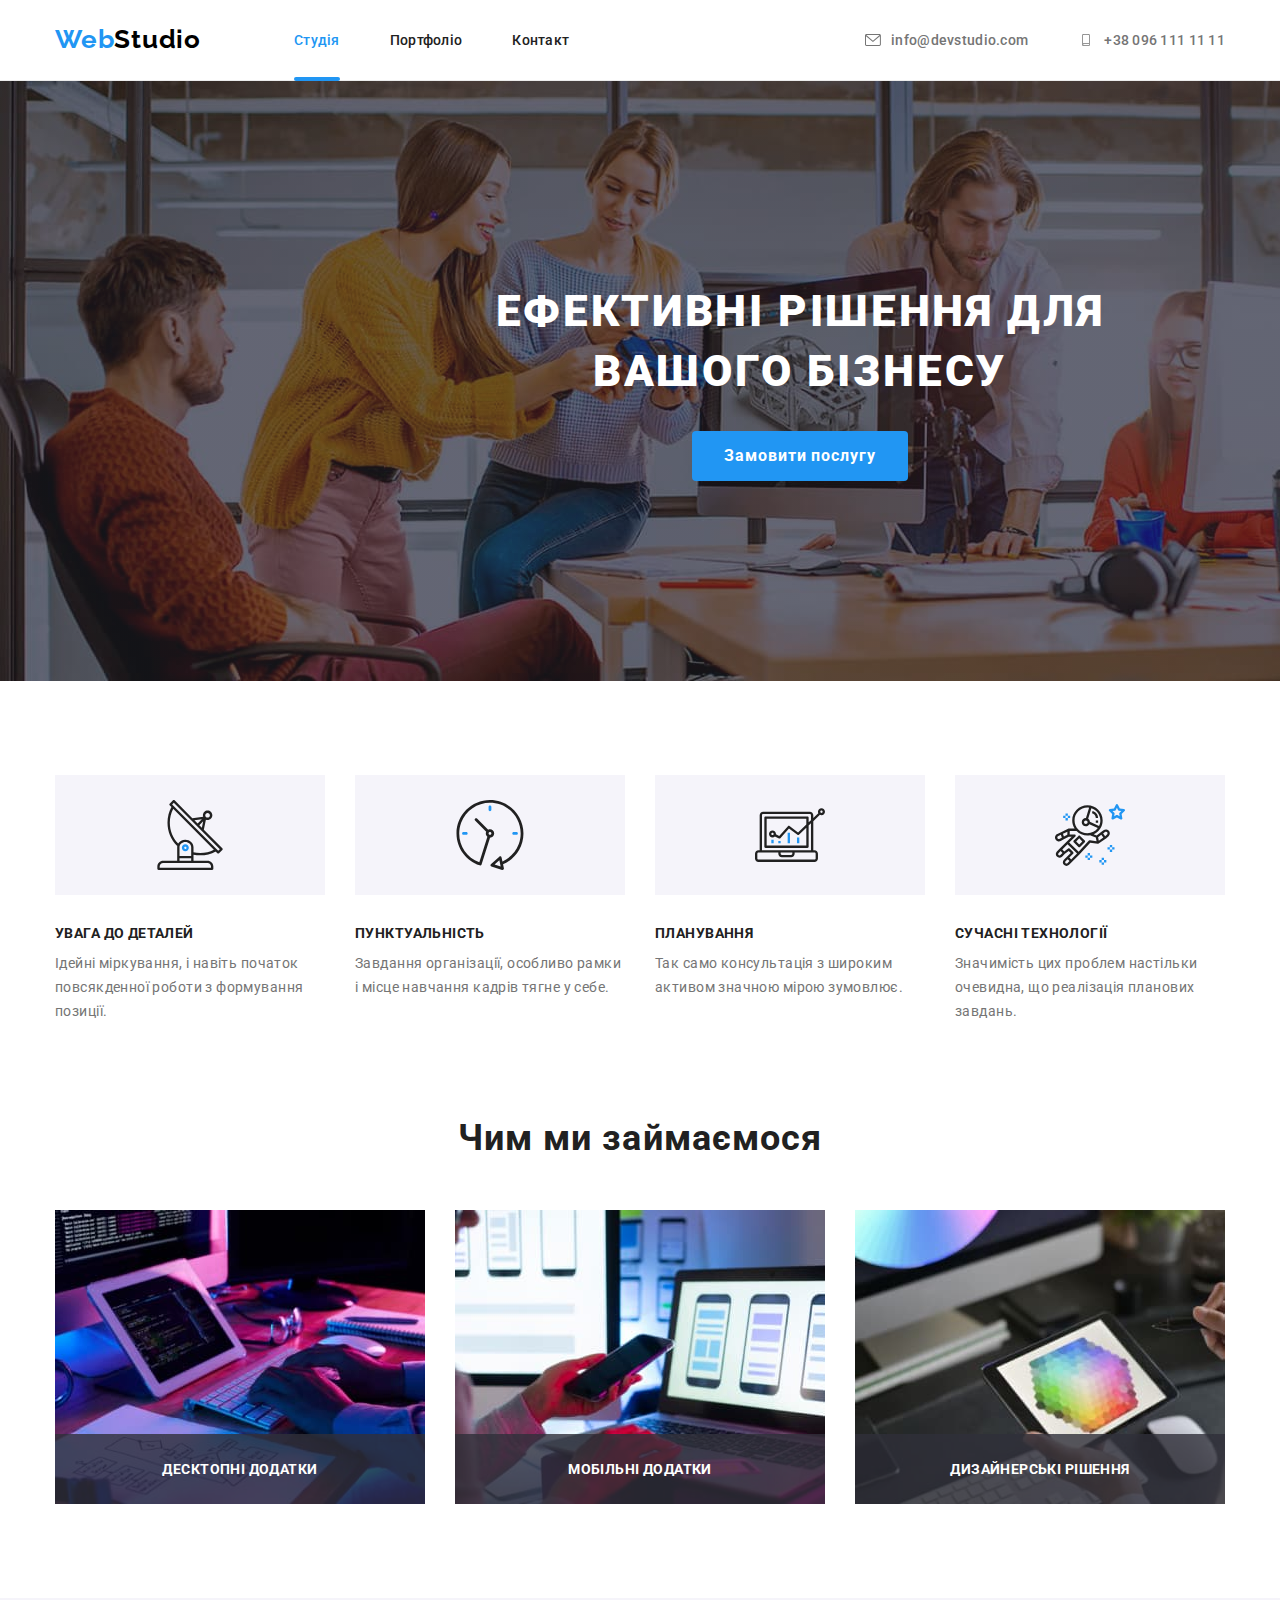
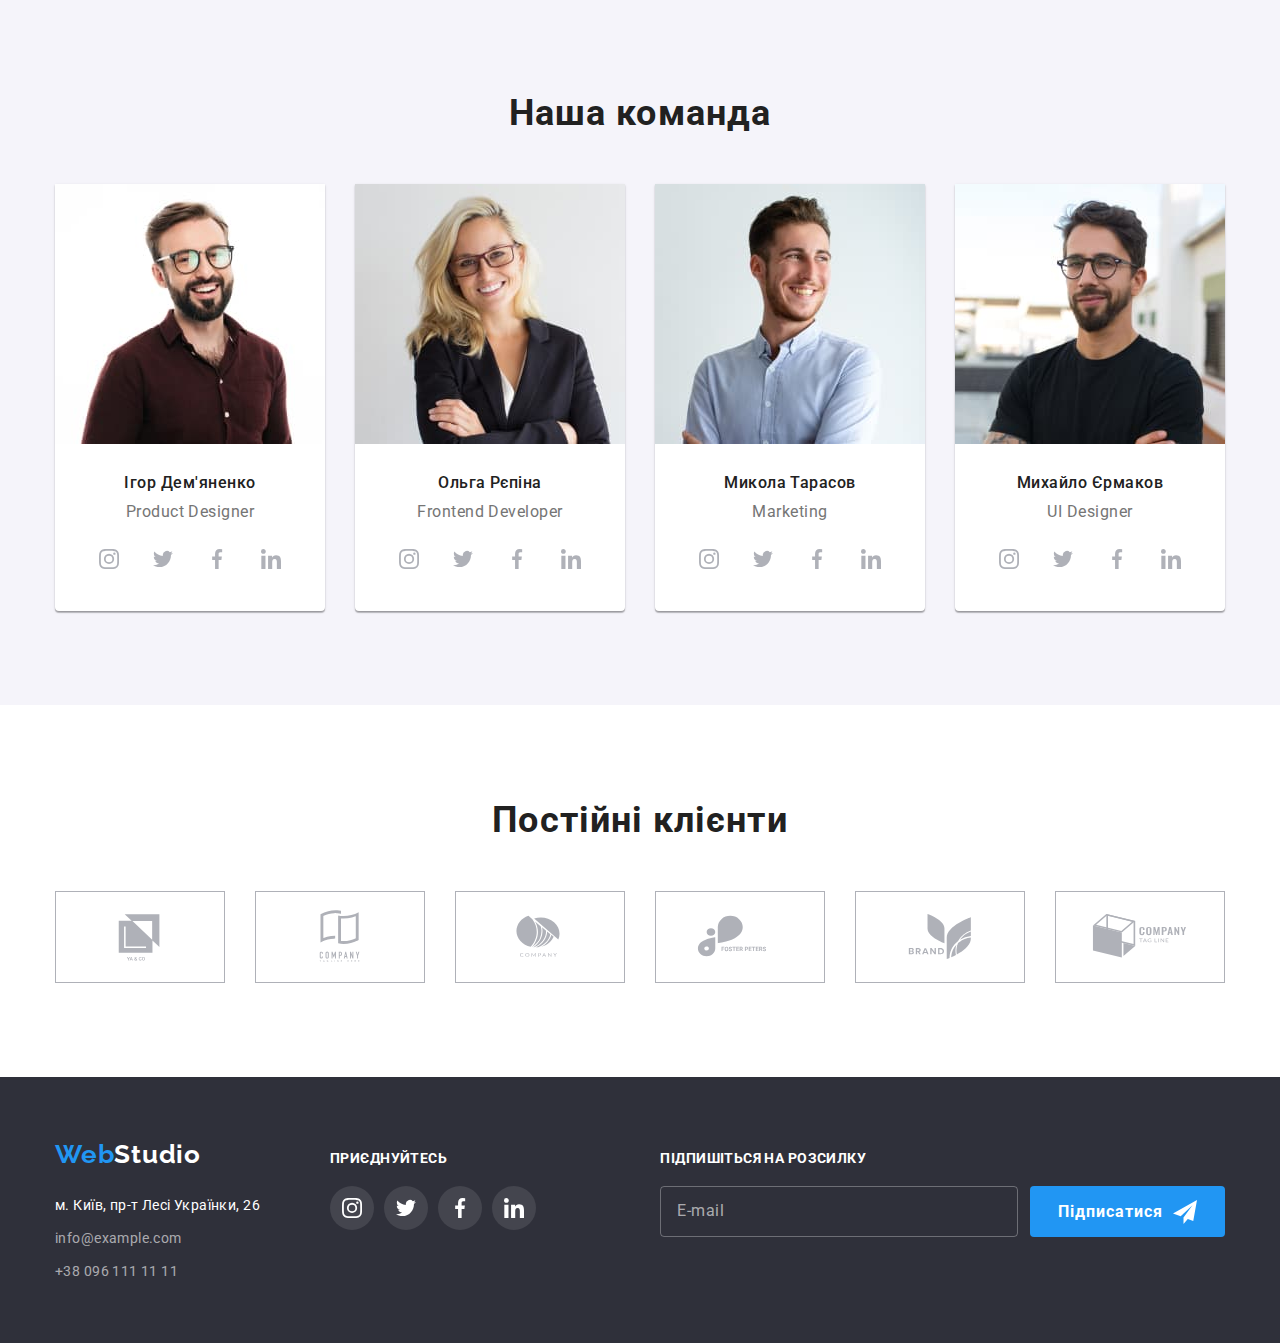
<file: index.html>
<!DOCTYPE html>
<html lang="ru">
  <head>
    <link rel="preconnect" href="https://fonts.googleapis.com" />
    <link rel="preconnect" href="https://fonts.gstatic.com" crossorigin />
    <link
      href="https://fonts.googleapis.com/css2?family=Raleway:wght@700&family=Roboto:wght@400;500;700;900&display=swap"
      rel="stylesheet"
    />
    <link
      rel="stylesheet"
      href="https://cdnjs.cloudflare.com/ajax/libs/modern-normalize/0.6.0/modern-normalize.min.css"
    />
    <meta charset="UTF-8" />
    <meta http-equiv="X-UA-Compatible" content="IE=edge" />
    <meta name="viewport" content="width=device-width, initial-scale=1.0" />
    <title>Document</title>
    <link rel="stylesheet" href="./css/main.min.css" />
  </head>

  <body>
    <header class="header">
      <div class="container container--flex">
        <a class="logo" href="./index.html" lang="en"
          >Web<span class="logo__accent">Studio</span></a
        >

        <ul class="link-list">
          <li class="link-list__name">
            <a class="link-list__item link-list__item--current" href="./index.html">Студія</a>
          </li>
          <li class="link-list__name">
            <a class="link-list__item" href="./portfolio.html">Портфоліо</a>
          </li>
          <li class="link-list__name"><a class="link-list__item" href="./">Контакт</a></li>
        </ul>

        <ul class="contact-list">
          <li class="contact-list__name">
            <a class="contact-list__item" href="mailto:info@devstudio.com"
              ><svg class="contact-list__icon" width="16" height="12">
                <use href="./images/icons.svg#icon-envelope"></use></svg
              >info@devstudio.com</a
            >
          </li>
          <li class="contact-list__name">
            <a class="contact-list__item" href="tel:+380961111111"
              ><svg class="contact-list__icon" width="16" height="12">
                <use href="./images/icons.svg#icon-smartphone"></use></svg
              >+38 096 111 11 11</a
            >
          </li>
        </ul>
      </div>
    </header>

    <main>
      <section class="section hero">
        <div class="container">
          <h1 class="hero__title">
            Ефективні рішення для <br />
            вашого бізнесу
          </h1>
          <button type="button" class="button hero__btn" data-modal-open>Замовити послугу</button>
        </div>
      </section>

      <section class="benefit section">
        <div class="container">
          <h2 class="benefit__title hidden">Переваги</h2>
          <ul class="benefit__list">
            <li class="benefit__item">
              <div class="benefit__wrap">
                <svg class="benefit__icon" width="70" height="70">
                  <use href="./images/icons.svg#icon-antenna"></use>
                </svg>
              </div>
              <h3 class="benefit__title">Увага до деталей</h3>
              <p class="benefit__text">
                Ідейні міркування, і навіть початок повсякденної роботи з формування позиції.
              </p>
            </li>

            <li class="benefit__item">
              <div class="benefit__wrap">
                <svg class="benefit__icon" width="70" height="70">
                  <use href="./images/icons.svg#icon-clock"></use>
                </svg>
              </div>
              <h3 class="benefit__title">Пунктуальність</h3>
              <p class="benefit__text">
                Завдання організації, особливо рамки і місце навчання кадрів тягне у себе.
              </p>
            </li>

            <li class="benefit__item">
              <div class="benefit__wrap">
                <svg class="benefit__icon" width="70" height="70">
                  <use href="./images/icons.svg#icon-diagram"></use>
                </svg>
              </div>
              <h3 class="benefit__title">Планування</h3>
              <p class="benefit__text">
                Так само консультація з широким активом значною мірою зумовлює.
              </p>
            </li>

            <li class="benefit__item">
              <div class="benefit__wrap">
                <svg class="benefit__icon" width="70" height="70">
                  <use href="./images/icons.svg#icon-astronaut"></use>
                </svg>
              </div>
              <h3 class="benefit__title">Сучасні технології</h3>
              <p class="benefit__text">
                Значимість цих проблем настільки очевидна, що реалізація планових завдань.
              </p>
            </li>
          </ul>
        </div>
      </section>

      <section class="section activities">
        <div class="container">
          <h2 class="activities__title">Чим ми займаємося</h2>
          <ul class="activities__list">
            <li class="activities__item">
              <div class="activities__thumb">
                <img src="./images/box1.jpg" alt="займаємся1" width="370" />
                <p class="activities__text">Десктопні додатки</p>
              </div>
            </li>

            <li class="activities__item">
              <div class="activities__thumb">
                <img src="./images/box2.jpg" alt="займаємся2" width="370" />
                <p class="activities__text">Мобільні додатки</p>
              </div>
            </li>

            <li class="activities__item">
              <div class="activities__thumb">
                <img src="./images/box3.jpg" alt="займаємся3" width="370" />
                <p class="activities__text">Дизайнерські рішення</p>
              </div>
            </li>
          </ul>
        </div>
      </section>

      <section class="section teem">
        <div class="container">
          <h2 class="teem__title">Наша команда</h2>
          <ul class="teem__list">
            <li class="teem__card">
              <img src="./images/teem/igor.jpg" alt="Игорь" width="270" />
              <div class="teem__wrap">
                <h3 class="teem__member">Ігор Дем'яненко</h3>
                <p lang="en" class="teem__position">Product Designer</p>
                <ul class="network__list">
                  <li class="network__item">
                    <a href="" class="network__link"
                      ><svg class="network__icon" width="20" height="20">
                        <use href="./images/icons.svg#icon-instagram"></use></svg
                    ></a>
                  </li>
                  <li class="network__item">
                    <a href="" class="network__link">
                      <svg class="network__icon" width="20" height="20">
                        <use href="./images/icons.svg#icon-twitter"></use></svg
                    ></a>
                  </li>
                  <li class="network__item">
                    <a href="" class="network__link"
                      ><svg class="network__icon" width="20" height="20">
                        <use href="./images/icons.svg#icon-facebook"></use></svg
                    ></a>
                  </li>
                  <li class="network__item">
                    <a href="" class="network__link"
                      ><svg class="network__icon" width="20" height="20">
                        <use href="./images/icons.svg#icon-linkedin"></use></svg
                    ></a>
                  </li>
                </ul>
              </div>
            </li>
            <li class="teem__card">
              <img src="./images/teem/olga.jpg" alt="Ольга" width="270" />
              <div class="teem__wrap">
                <h3 class="teem__member">Ольга Рєпіна</h3>
                <p lang="en" class="teem__position">Frontend Developer</p>

                <ul class="network__list">
                  <li class="network__item">
                    <a href="" class="network__link"
                      ><svg class="network__icon" width="20" height="20">
                        <use href="./images/icons.svg#icon-instagram"></use></svg
                    ></a>
                  </li>
                  <li class="network__item">
                    <a href="" class="network__link">
                      <svg class="network__icon" width="20" height="20">
                        <use href="./images/icons.svg#icon-twitter"></use></svg
                    ></a>
                  </li>
                  <li class="network__item">
                    <a href="" class="network__link"
                      ><svg class="network__icon" width="20" height="20">
                        <use href="./images/icons.svg#icon-facebook"></use></svg
                    ></a>
                  </li>
                  <li class="network__item">
                    <a href="" class="network__link"
                      ><svg class="network__icon" width="20" height="20">
                        <use href="./images/icons.svg#icon-linkedin"></use></svg
                    ></a>
                  </li>
                </ul>
              </div>
            </li>
            <li class="teem__card">
              <img src="./images/teem/nickolai.jpg" alt="Николай" width="270" />
              <div class="teem__wrap">
                <h3 class="teem__member">Микола Тарасов</h3>
                <p lang="en" class="teem__position">Marketing</p>

                <ul class="network__list">
                  <li class="network__item">
                    <a href="" class="network__link"
                      ><svg class="network__icon" width="20" height="20">
                        <use href="./images/icons.svg#icon-instagram"></use></svg
                    ></a>
                  </li>
                  <li class="network__item">
                    <a href="" class="network__link">
                      <svg class="network__icon" width="20" height="20">
                        <use href="./images/icons.svg#icon-twitter"></use></svg
                    ></a>
                  </li>
                  <li class="network__item">
                    <a href="" class="network__link"
                      ><svg class="network__icon" width="20" height="20">
                        <use href="./images/icons.svg#icon-facebook"></use></svg
                    ></a>
                  </li>
                  <li class="network__item">
                    <a href="" class="network__link"
                      ><svg class="network__icon" width="20" height="20">
                        <use href="./images/icons.svg#icon-linkedin"></use></svg
                    ></a>
                  </li>
                </ul>
              </div>
            </li>
            <li class="teem__card">
              <img src="./images/teem/mikhail.jpg" alt="Михаил" width="270" />
              <div class="teem__wrap">
                <h3 class="teem__member">Михайло Єрмаков</h3>
                <p lang="en" class="teem__position">UI Designer</p>
                <ul class="network__list">
                  <li class="network__item">
                    <a href="" class="network__link"
                      ><svg class="network__icon" width="20" height="20">
                        <use href="./images/icons.svg#icon-instagram"></use></svg
                    ></a>
                  </li>
                  <li class="network__item">
                    <a href="" class="network__link">
                      <svg class="network__icon" width="20" height="20">
                        <use href="./images/icons.svg#icon-twitter"></use></svg
                    ></a>
                  </li>
                  <li class="network__item">
                    <a href="" class="network__link"
                      ><svg class="network__icon" width="20" height="20">
                        <use href="./images/icons.svg#icon-facebook"></use></svg
                    ></a>
                  </li>
                  <li class="network__item">
                    <a href="" class="network__link"
                      ><svg class="network__icon" width="20" height="20">
                        <use href="./images/icons.svg#icon-linkedin"></use></svg
                    ></a>
                  </li>
                </ul>
              </div>
            </li>
          </ul>
        </div>
      </section>

      <section class="section clients">
        <div class="container">
          <h2 class="clients__title">Постійні клієнти</h2>
          <ul class="clients__list">
            <li class="clients__item">
              <a href="" class="clients__link"
                ><svg class="clients__icon" width="106" height="60">
                  <use href="./images/icons.svg#icon-Logo1"></use></svg
              ></a>
            </li>
            <li class="clients__item">
              <a href="" class="clients__link"
                ><svg class="clients__icon" width="106" height="60">
                  <use href="./images/icons.svg#icon-Logo2"></use></svg
              ></a>
            </li>
            <li class="clients__item">
              <a href="" class="clients__link"
                ><svg class="clients__icon" width="106" height="60">
                  <use href="./images/icons.svg#icon-Logo3"></use></svg
              ></a>
            </li>
            <li class="clients__item">
              <a href="" class="clients__link"
                ><svg class="clients__icon" width="106" height="60">
                  <use href="./images/icons.svg#icon-Logo4"></use></svg
              ></a>
            </li>
            <li class="clients__item">
              <a href="" class="clients__link"
                ><svg class="clients__icon" width="106" height="60">
                  <use href="./images/icons.svg#icon-Logo5"></use></svg
              ></a>
            </li>
            <li class="clients__item">
              <a href="" class="clients__link"
                ><svg class="clients__icon" width="106" height="60">
                  <use href="./images/icons.svg#icon-Logo6"></use></svg
              ></a>
            </li>
          </ul>
        </div>
      </section>
    </main>

    <footer class="footer">
      <div class="container container--flex footer--flex">
        <div class="footer-address">
          <a class="logo" href="./index.html" lang="en"
            >Web<span class="logo__accent--inverse">Studio</span>
          </a>
          <address class="address">
            <p class="address__text address__text--physical">м. Київ, пр-т Лесі Українки, 26</p>
            <ul class="address__list">
              <li class="address__item">
                <a class="address__text" href="mailto:info@devstudio.com">info@example.com</a>
              </li>
              <li class="address__item">
                <a class="address__text" href="tel:+380961111111">+38 096 111 11 11</a>
              </li>
            </ul>
          </address>
        </div>
        <div class="caller">
          <h3 class="caller__title">Приєднуйтесь</h3>
          <ul class="caller__list">
            <li class="caller__item">
              <a href="" class="caller__link"
                ><svg class="caller__icon" width="20" height="20">
                  <use href="./images/icons.svg#icon-instagram"></use></svg
              ></a>
            </li>
            <li class="caller__item">
              <a href="" class="caller__link"
                ><svg class="caller__icon" width="20" height="20">
                  <use href="./images/icons.svg#icon-twitter"></use></svg
              ></a>
            </li>
            <li class="caller__item">
              <a href="" class="caller__link"
                ><svg class="caller__icon" width="20" height="20">
                  <use href="./images/icons.svg#icon-facebook"></use></svg
              ></a>
            </li>
            <li class="caller__item">
              <a href="" class="caller__link"
                ><svg class="caller__icon" width="20" height="20">
                  <use href="./images/icons.svg#icon-linkedin"></use></svg
              ></a>
            </li>
          </ul>
        </div>

        <div class="subscription">
          <h3 class="subscription__title">Підпишіться на розсилку</h3>
          <form class="subscription__form">
            <div class="subscription__wrap">
              <input
                class="subcription__email"
                type="email"
                name="email"
                id="user_email"
                placeholder="E-mail"
              />
              <button type="submit" class="button subscription__btn">
                Підписатися
                <svg class="subscription__icon" width="24" height="24">
                  <use href="./images/icons.svg#icon-icon-send-airplane"></use>
                </svg>
              </button>
            </div>
          </form>
        </div>
      </div>
    </footer>

    <div class="backdrop is-hidden" data-modal>
      <div class="modal">
        <button type="button" class="close__btn" data-modal-close>
          <svg class="close__icon" width="11" height="11">
            <use href="./images/icons.svg#icon-Vector"></use>
          </svg>
        </button>

        <h3 class="modal__title">Залиште свої дані, ми вам передзвонимо</h3>

        <form class="form">
          <div class="form__wrap">
            <label for="user-name" class="form__label">Ім'я</label>
            <input type="text" class="form__input" name="name" id="user-name" />
            <svg class="form__icon" width="18" height="18">
              <use href="./images/icons.svg#icon-person-black-18dp-1"></use>
            </svg>
          </div>

          <div class="form__wrap">
            <label for="user-tel" class="form__label">Телефон</label>
            <input type="tel" class="form__input" name="tel" id="user-tel" />
            <svg class="form__icon" width="18" height="18">
              <use href="./images/icons.svg#icon-phone-black-18dp-1"></use>
            </svg>
          </div>

          <div class="form__wrap">
            <label for="user-mail" class="form__label">Пошта</label>
            <input type="email" class="form__input" name="mail" id="user-mail" />
            <svg class="form__icon" width="18" height="18">
              <use href="./images/icons.svg#icon-email-black-18dp-1"></use>
            </svg>
          </div>

          <div class="form__wrap">
            <label for="user-comment" class="form__label">Коментар</label>
            <textarea
              class="form__comment"
              name="comment"
              id="user-comment"
              placeholder="Введіть текст"
            ></textarea>
          </div>

          <div class="check">
            <input
              type="checkbox"
              class="check__imput hidden"
              name="checkbox"
              id="checkbox"
              value="true"
            />

            <label for="checkbox" class="check__label"
              ><span class="check__span"
                ><svg class="check__icon" width="13" height="10">
                  <use href="./images/icons.svg#icon-check2"></use></svg></span
              >Погоджуюся з розсилкою та приймаю&nbsp;
              <a href="./" class="check__terms">Умови договору</a></label
            >
          </div>

          <button type="submit" class="button check__btn">Відправити</button>
        </form>
      </div>
    </div>

    <script src="./js/modal.js"></script>
  </body>
</html>
</file>
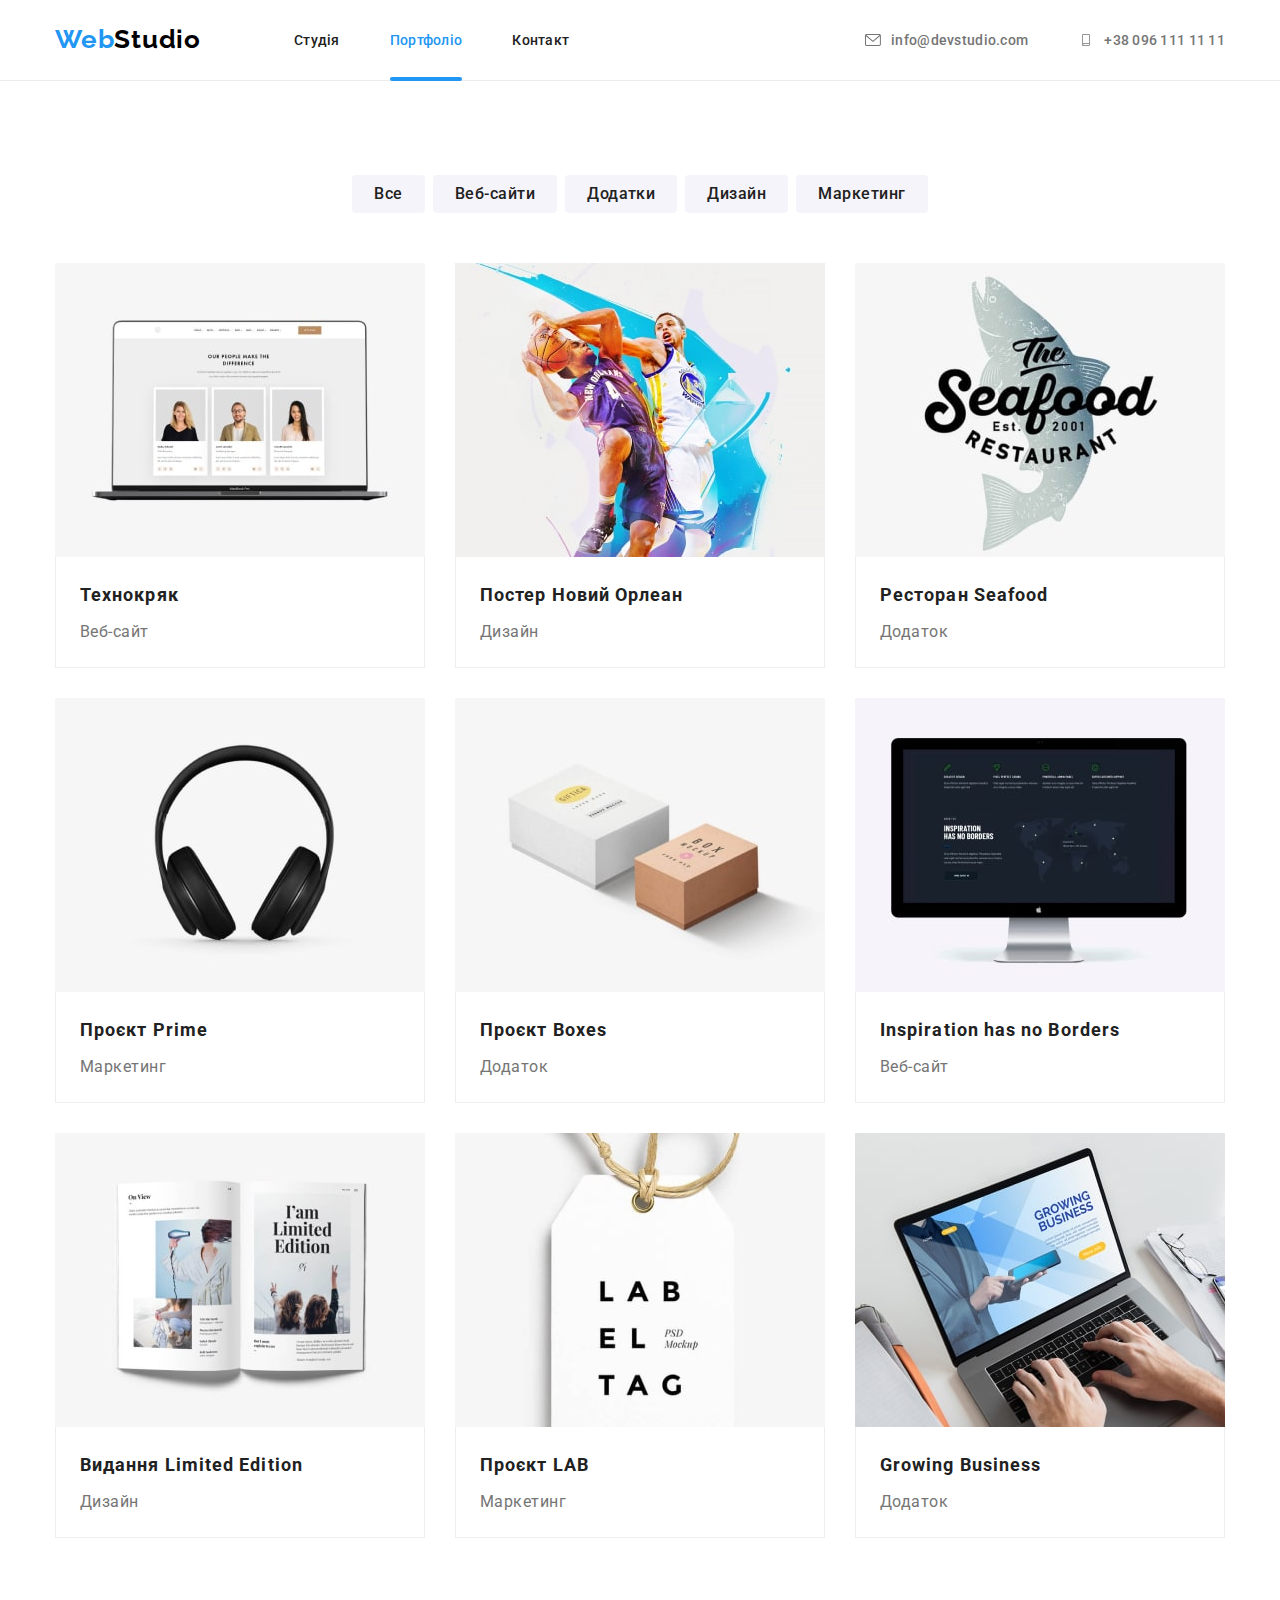
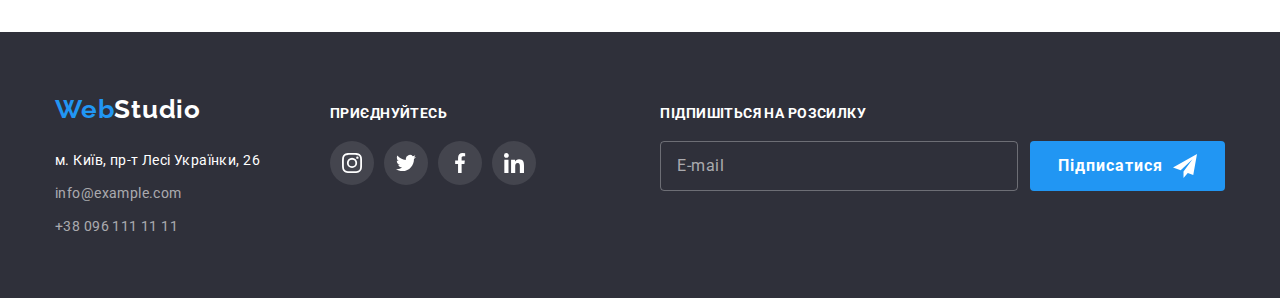
<file: portfolio.html>
<!DOCTYPE html>
<html lang="ru">
  <head>
    <link rel="preconnect" href="https://fonts.googleapis.com" />
    <link rel="preconnect" href="https://fonts.gstatic.com" crossorigin />
    <link
      href="https://fonts.googleapis.com/css2?family=Raleway:wght@700&family=Roboto:wght@400;500;700;900&display=swap"
      rel="stylesheet"
    />
    <link
      rel="stylesheet"
      href="https://cdnjs.cloudflare.com/ajax/libs/modern-normalize/0.6.0/modern-normalize.min.css"
    />
    <meta charset="UTF-8" />
    <meta http-equiv="X-UA-Compatible" content="IE=edge" />
    <meta name="viewport" content="width=device-width, initial-scale=1.0" />
    <title>Document</title>
    <link rel="stylesheet" href="./css/main.min.css" />
  </head>

  <body>
    <header class="header">
      <div class="container container--flex">
        <a class="logo" href="./index.html" lang="en"
          >Web<span class="logo__accent">Studio</span></a
        >

        <ul class="link-list">
          <li class="link-list__name">
            <a class="link-list__item" href="./index.html">Студія</a>
          </li>
          <li class="link-list__name">
            <a class="link-list__item link-list__item--current" href="./portfolio.html"
              >Портфоліо</a
            >
          </li>
          <li class="link-list__name"><a class="link-list__item" href="./">Контакт</a></li>
        </ul>

        <ul class="contact-list">
          <li class="contact-list__name">
            <a class="contact-list__item" href="mailto:info@devstudio.com"
              ><svg class="contact-list__icon" width="16" height="12">
                <use href="./images/icons.svg#icon-envelope"></use></svg
              >info@devstudio.com</a
            >
          </li>
          <li class="contact-list__name">
            <a class="contact-list__item" href="tel:+380961111111"
              ><svg class="contact-list__icon" width="16" height="12">
                <use href="./images/icons.svg#icon-smartphone"></use></svg
              >+38 096 111 11 11</a
            >
          </li>
        </ul>
      </div>
    </header>

    <main>
      <section class="section examples">
        <div class="container">
          <h1 class="filter__title hidden">Фільтр</h1>

          <ul class="filter">
            <li class="filter__item">
              <button type="button" class="button filter__btn">Все</button>
            </li>

            <li class="filter__item">
              <button type="button" class="button filter__btn">Веб-сайти</button>
            </li>

            <li class="filter__item">
              <button type="button" class="button filter__btn">Додатки</button>
            </li>

            <li class="filter__item">
              <button type="button" class="button filter__btn">Дизайн</button>
            </li>

            <li class="filter__item">
              <button type="button" class="button filter__btn">Маркетинг</button>
            </li>
          </ul>

          <h2 class="examples__title hidden">Приклади</h2>

          <ul class="examples__list">
            <li class="examples__demo">
              <a class="examples__link" href="/">
                <div class="examples__thumb">
                  <img src="./images/examples/technokriak.jpg" alt="Технокряк" width="370" />
                  <p class="examples__description">
                    Технокряк пропонує комплексні рішення з різним рівнем функціоналу та сервісів.
                    Все це дозволить відвідувачу отримати вичерпні відомості про компанію чи
                    приватну особу.
                  </p>
                </div>
                <div class="examples__wrap">
                  <h3 class="examples__name">Технокряк</h3>
                  <p class="examples__text">Веб-сайт</p>
                </div>
              </a>
            </li>

            <li class="examples__demo">
              <a class="examples__link" href="/">
                <div class="examples__thumb">
                  <img src="./images/examples/poster.jpg" alt="Постер" width="370" />
                  <p class="examples__description">
                    Новий Орлеан пропонує комплексні рішення з різним рівнем функціоналу та
                    сервісів. Все це дозволить відвідувачу отримати вичерпні відомості про компанію
                    чи приватну особу.
                  </p>
                </div>
                <div class="examples__wrap">
                  <h3 class="examples__name">Постер Новий Орлеан</h3>
                  <p class="examples__text">Дизайн</p>
                </div>
              </a>
            </li>

            <li class="examples__demo">
              <a class="examples__link" href="/">
                <div class="examples__thumb">
                  <img src="./images/examples/restaurant.jpg" alt="Ресторан" width="370" />
                  <p class="examples__description">
                    Ресторан пропонує комплексні рішення з різним рівнем функціоналу та сервісів.
                    Все це дозволить відвідувачу отримати вичерпні відомості про компанію чи
                    приватну особу.
                  </p>
                </div>
                <div class="examples__wrap">
                  <h3 class="examples__name">Ресторан Seafood</h3>
                  <p class="examples__text">Додаток</p>
                </div>
              </a>
            </li>

            <li class="examples__demo">
              <a class="examples__link" href="/">
                <div class="examples__thumb">
                  <img src="./images/examples/earphones.jpg" alt="Проект Прайм" width="370" />
                  <p class="examples__description">
                    Проєкт Prime пропонує комплексні рішення з різним рівнем функціоналу та
                    сервісів. Все це дозволить відвідувачу отримати вичерпні відомості про компанію
                    чи приватну особу.
                  </p>
                </div>
                <div class="examples__wrap">
                  <h3 class="examples__name">Проєкт Prime</h3>
                  <p class="examples__text">Маркетинг</p>
                </div>
              </a>
            </li>

            <li class="examples__demo">
              <a class="examples__link" href="/">
                <div class="examples__thumb">
                  <img src="./images/examples/boxes.jpg" alt="Проект Коробочки" width="370" />
                  <p class="examples__description">
                    Проєкт Boxes пропонує комплексні рішення з різним рівнем функціоналу та
                    сервісів. Все це дозволить відвідувачу отримати вичерпні відомості про компанію
                    чи приватну особу.
                  </p>
                </div>
                <div class="examples__wrap">
                  <h3 class="examples__name">Проєкт Boxes</h3>
                  <p class="examples__text">Додаток</p>
                </div>
              </a>
            </li>

            <li class="examples__demo">
              <a class="examples__link" href="/">
                <div class="examples__thumb">
                  <img
                    src="./images/examples/noborders.jpg"
                    alt="Изображение монитора"
                    width="370"
                  />
                  <p class="examples__description">
                    Inspiration has no Borders пропонує комплексні рішення з різним рівнем
                    функціоналу та сервісів. Все це дозволить відвідувачу отримати вичерпні
                    відомості про компанію чи приватну особу.
                  </p>
                </div>
                <div class="examples__wrap">
                  <h3 class="examples__name">Inspiration has no Borders</h3>
                  <p class="examples__text">Веб-сайт</p>
                </div>
              </a>
            </li>

            <li class="examples__demo">
              <a class="examples__link" href="/">
                <div class="examples__thumb">
                  <img src="./images/examples/edition.jpg" alt="Издание" width="370" />
                  <p class="examples__description">
                    Видання пропонує комплексні рішення з різним рівнем функціоналу та сервісів. Все
                    це дозволить відвідувачу отримати вичерпні відомості про компанію чи приватну
                    особу.
                  </p>
                </div>
                <div class="examples__wrap">
                  <h3 class="examples__name">Видання Limited Edition</h3>
                  <p class="examples__text">Дизайн</p>
                </div>
              </a>
            </li>

            <li class="examples__demo">
              <a class="examples__link" href="/">
                <div class="examples__thumb">
                  <img src="./images/examples/lab.jpg" alt="Проект ЛАБ" width="370" />
                  <p class="examples__description">
                    Проєкт LAB пропонує комплексні рішення з різним рівнем функціоналу та сервісів.
                    Все це дозволить відвідувачу отримати вичерпні відомості про компанію чи
                    приватну особу.
                  </p>
                </div>
                <div class="examples__wrap">
                  <h3 class="examples__name">Проєкт LAB</h3>
                  <p class="examples__text">Маркетинг</p>
                </div>
              </a>
            </li>

            <li class="examples__demo">
              <a class="examples__link" href="/">
                <div class="examples__thumb">
                  <img src="./images/examples/growing.jpg" alt="Изображение ноутбука" width="370" />
                  <p class="examples__description">
                    Growing Business пропонує комплексні рішення з різним рівнем функціоналу та
                    сервісів. Все це дозволить відвідувачу отримати вичерпні відомості про компанію
                    чи приватну особу.
                  </p>
                </div>
                <div class="examples__wrap">
                  <h3 class="examples__name">Growing Business</h3>
                  <p class="examples__text">Додаток</p>
                </div>
              </a>
            </li>
          </ul>
        </div>
      </section>
    </main>

    <footer class="footer">
      <div class="container container--flex footer--flex">
        <div class="footer-address">
          <a class="logo" href="./index.html" lang="en"
            >Web<span class="logo__accent--inverse">Studio</span>
          </a>
          <address class="address">
            <p class="address__text address__text--physical">м. Київ, пр-т Лесі Українки, 26</p>
            <ul class="address__list">
              <li class="address__item">
                <a class="address__text" href="mailto:info@devstudio.com">info@example.com</a>
              </li>
              <li class="address__item">
                <a class="address__text" href="tel:+380961111111">+38 096 111 11 11</a>
              </li>
            </ul>
          </address>
        </div>
        <div class="caller">
          <h3 class="caller__title">Приєднуйтесь</h3>
          <ul class="caller__list">
            <li class="caller__item">
              <a href="" class="caller__link"
                ><svg class="caller__icon" width="20" height="20">
                  <use href="./images/icons.svg#icon-instagram"></use></svg
              ></a>
            </li>
            <li class="caller__item">
              <a href="" class="caller__link"
                ><svg class="caller__icon" width="20" height="20">
                  <use href="./images/icons.svg#icon-twitter"></use></svg
              ></a>
            </li>
            <li class="caller__item">
              <a href="" class="caller__link"
                ><svg class="caller__icon" width="20" height="20">
                  <use href="./images/icons.svg#icon-facebook"></use></svg
              ></a>
            </li>
            <li class="caller__item">
              <a href="" class="caller__link"
                ><svg class="caller__icon" width="20" height="20">
                  <use href="./images/icons.svg#icon-linkedin"></use></svg
              ></a>
            </li>
          </ul>
        </div>

        <div class="subscription">
          <h3 class="subscription__title">Підпишіться на розсилку</h3>
          <form class="subscription__form">
            <div class="subscription__wrap">
              <input
                class="subcription__email"
                type="email"
                name="email"
                id="user_email"
                placeholder="E-mail"
              />
              <button type="submit" class="button subscription__btn">
                Підписатися
                <svg class="subscription__icon" width="24" height="24">
                  <use href="./images/icons.svg#icon-icon-send-airplane"></use>
                </svg>
              </button>
            </div>
          </form>
        </div>
      </div>
    </footer>
  </body>
</html>
</file>
<file: css/main.min.css>
:root{--primary-text-color: #212121;--secondary-text-color: #757575;--tertiary-text-color: #ffffff;--logo-text-color: #2196f3;--accent-color: #000000;--active-link-color: #2196f3;--active-link-hero-color: #188ce8;--footer-address-text-color: #ffffff99;--primary-background-color: #ffffff;--secondary-background-color: #2f303a;--tertiary-background-color: #f5f4fa;--primary-border-features: 1px solid #ececec;--secondary-border-features: 1px solid #eeeeee;--main-fz: 14px;--auxiliary-fz: 16px;--examples-fz: 18px;--title-fz: 36px;--hero-fz: 44px;--form-fz: 12px;--logo-fz: 26px;--modal-fz: 20px;--fw-bold: 700;--fw-medium: 500;--fw-hero: 900}body{font-family:"Roboto",sans-serif}img{display:block;max-width:100%;height:auto}h1,h2,h3,h4,p{margin:0;padding:0}ul,li{margin:0;padding:0;list-style:none}input,textarea{margin:0;padding:0;outline:none}.hidden{position:absolute;white-space:nowrap;width:1px;height:1px;overflow:hidden;border:0;padding:0;clip:rect(0 0 0 0);clip-path:inset(50%);margin:-1px}.container{width:100%;width:1200px;margin:0 auto;padding:0 15px}.container--flex{display:flex;align-items:center}.button{display:flex;align-items:center;margin:0 auto;font-family:inherit;font-size:var(--auxiliary-fz);font-weight:var(--fw-bold);line-height:1.875;text-align:center;letter-spacing:.06em;color:var(--tertiary-text-color);background-color:var(--active-link-color);cursor:pointer;border:rgba(0,0,0,0);border-radius:4px}.section{padding:94px 0;margin:0 auto}.header{border-bottom:var(--primary-border-features)}.link-list{display:flex;align-items:center;margin-right:auto;margin-left:93px}.link-list__name{position:relative}.link-list__name:not(:last-child){margin-right:50px}.link-list__item{font-weight:var(--fw-medium);font-size:var(--main-fz);line-height:1.1428571429;letter-spacing:.02em;color:var(--primary-text-color);text-decoration:none;display:block;padding-top:32px;padding-bottom:32px;transition:color 250ms cubic-bezier(0.4, 0, 0.2, 1)}.link-list__item:hover,.link-list__item:focus{color:var(--active-link-color)}.link-list__item--current{color:var(--active-link-color)}.link-list__item--current::after{content:"";position:absolute;bottom:-1px;left:0;width:100%;height:4px;border-radius:2px;background-color:var(--active-link-color)}.contact-list{display:flex;justify-content:center;align-items:center}.contact-list__icon{margin-right:10px;fill:var(--secondary-text-color);transition:fill 250ms cubic-bezier(0.4, 0, 0.2, 1)}.contact-list__item:hover .contact-list__icon,.contact-list__item:focus .contact-list__icon{fill:currentColor}.contact-list__item{display:flex;align-items:center;justify-content:center;font-weight:var(--fw-medium);font-size:var(--main-fz);line-height:1.1428571429;letter-spacing:.02em;color:var(--secondary-text-color);text-decoration:none;transition:color 250ms cubic-bezier(0.4, 0, 0.2, 1)}.contact-list__item:hover,.contact-list__item:focus{color:var(--active-link-color)}.contact-list__name:not(:last-child){margin-right:50px}.logo{font-family:"Raleway",sans-serif;font-weight:var(--fw-bold);font-size:var(--logo-fz);line-height:1.3830769231;letter-spacing:.03em;color:var(--logo-text-color);text-decoration:none}.logo__accent{color:var(--accent-color)}.hero,.footer{background-color:var(--secondary-background-color)}.hero{padding:200px 0;width:1600px;background-image:linear-gradient(rgba(47, 48, 58, 0.4), rgba(47, 48, 58, 0.4)),url(../images/bg-hero/bg-hero-img.jpg);background-repeat:no-repeat;background-position:center;background-size:cover}.hero__title{margin:0 auto 30px;font-weight:var(--fw-hero);font-size:var(--hero-fz);line-height:1.3636363636;text-align:center;letter-spacing:.06em;text-transform:uppercase;color:var(--tertiary-text-color)}.hero__btn{padding:10px 32px;transition:background-color 250ms cubic-bezier(0.4, 0, 0.2, 1)}.hero__btn:hover,.hero__btn:focus{background-color:var(--active-link-hero-color)}.benefit{padding-bottom:0}.benefit__list{display:flex;gap:30px}.benefit__wrap{display:flex;align-items:center;justify-content:center;width:270px;height:120px;background-color:var(--tertiary-background-color)}.benefit__title{font-weight:var(--fw-bold);font-size:var(--main-fz);line-height:1.17;letter-spacing:.03em;text-transform:uppercase;color:var(--primary-text-color);margin-top:30px;margin-bottom:10px}.benefit__text{font-size:var(--main-fz);line-height:1.7142857143;letter-spacing:.03em;color:var(--secondary-text-color)}.activities__title{font-weight:var(--fw-bold);font-size:var(--title-fz);line-height:1.1719444444;text-align:center;letter-spacing:.03em;color:var(--primary-text-color);margin:0 auto 50px}.activities__list{display:flex;margin-top:50px;gap:30px}.activities__thumb{position:relative}.activities__text{position:absolute;bottom:0;display:flex;align-items:center;justify-content:center;font-weight:var(--fw-bold);font-size:var(--main-fz);line-height:1.1428571429;letter-spacing:.03em;text-transform:uppercase;width:100%;height:70px;color:var(--tertiary-text-color);background-color:rgba(47,48,58,.8)}.teem{background-color:var(--tertiary-background-color)}.teem__title,.clients__title{margin:0 auto 50px;font-weight:var(--fw-bold);font-size:var(--title-fz);line-height:1.1719444444;text-align:center;letter-spacing:.03em;color:var(--primary-text-color)}.teem__list{display:flex;justify-content:center;gap:30px}.teem__card{background:var(--primary-background-color);box-shadow:0px 1px 3px rgba(0,0,0,.12),0px 1px 1px rgba(0,0,0,.14),0px 2px 1px rgba(0,0,0,.2);border-radius:0px 0px 4px 4px}.teem__member{margin-bottom:10px;font-weight:var(--fw-medium);font-size:var(--auxiliary-fz);line-height:1.171875;text-align:center;letter-spacing:.03em;color:var(--primary-text-color)}.teem__position{font-size:var(--auxiliary-fz);line-height:1.171875;text-align:center;letter-spacing:.03em;color:var(--secondary-text-color);margin-bottom:16px}.teem__wrap{padding:30px 0}.network__list{display:flex;justify-content:center;gap:10px}.network__link{display:flex;align-items:center;justify-content:center;width:44px;height:44px;border-radius:50%;transition:background-color 250ms cubic-bezier(0.4, 0, 0.2, 1)}.network__link:hover,.network__link:focus{background-color:var(--active-link-color)}.network__icon{fill:#afb1b8;transition:fill 250ms cubic-bezier(0.4, 0, 0.2, 1)}.network__link:hover .network__icon,.network__link:focus .network__icon{fill:var(--tertiary-text-color)}.clients__list{display:flex;justify-content:center;align-items:center;gap:30px}.clients__link{display:flex;align-items:center;justify-content:center;width:170px;height:92px;background:var(--primary-background-color);border:1px solid #afb1b8}.clients__link:hover,.clients__link:focus{border:1px solid var(--active-link-color)}.clients__icon{fill:#afb1b8;transition:fill 250ms cubic-bezier(0.4, 0, 0.2, 1)}.clients__link:hover .clients__icon,.clients__link:focus .clients__icon{fill:var(--active-link-color)}.backdrop{position:fixed;top:0;left:0;width:100%;height:100%;background-color:rgba(0,0,0,.2);opacity:1;visibility:visible;transition:opacity 250ms cubic-bezier(0.4, 0, 0.2, 1),visibility 250ms cubic-bezier(0.4, 0, 0.2, 1)}.backdrop.is-hidden{visibility:hidden;opacity:0;pointer-events:none}.backdrop.is-hidden .modal{transform:translate(-50%, -50%) scale(2);opacity:0}.modal{position:absolute;top:50%;left:50%;padding:40px;height:581px;width:528px;transform:translate(-50%, -50%) scale(1);transition:transform 250ms cubic-bezier(0.4, 0, 0.2, 1),opacity 250ms cubic-bezier(0.4, 0, 0.2, 1);box-shadow:0px 1px 3px rgba(0,0,0,.12),0px 1px 1px rgba(0,0,0,.14),0px 2px 1px rgba(0,0,0,.2);border-radius:4px;background-color:var(--primary-background-color);opacity:1}.close__btn{position:absolute;right:8px;top:8px;width:30px;height:30px;border:1px solid rgba(0,0,0,.1019607843);border-radius:50%;outline:none;background-color:rgba(0,0,0,0);cursor:pointer;transition:fill 250ms cubic-bezier(0.4, 0, 0.2, 1)}.close__icon{fill:var(--accent-color);transition:fill 250ms cubic-bezier(0.4, 0, 0.2, 1);outline:none}.close__btn:focus .close__icon,.close__btn:hover .close__icon{fill:var(--active-link-color)}.modal__title{font-weight:var(--fw-bold);font-size:var(--modal-fz);line-height:1.15;text-align:center;letter-spacing:.03em;margin-bottom:12px;color:var(--primary-text-color)}.form__wrap{display:flex;flex-direction:column;position:relative}.form__icon{position:absolute;bottom:22px;left:12px;transition:fill 250ms cubic-bezier(0.4, 0, 0.2, 1)}.form__input:focus+.form__icon,.form__input:hover+.form__icon{fill:var(--active-link-color)}.form__label{margin-bottom:4px;font-size:var(--form-fz);line-height:1.1666666667;letter-spacing:.01em;color:var(--secondary-text-color)}.form__input{margin-bottom:10px;padding:12px 42px;border:1px solid rgba(33,33,33,.2);border-radius:4px;height:40px;cursor:pointer;transition:border-color 250ms cubic-bezier(0.4, 0, 0.2, 1)}.form__input:focus,.form__input:hover{border-color:var(--active-link-color)}.form__comment{height:120px;padding:12px 16px;border:1px solid rgba(33,33,33,.2);border-radius:4px;cursor:pointer;transition:border-color 250ms cubic-bezier(0.4, 0, 0.2, 1);resize:none}.form__comment:focus,.form__comment:hover{border-color:var(--active-link-color)}.form__comment::placeholder{font-size:var(--form-fz);line-height:1.1666666667;letter-spacing:.01em;color:rgba(117,117,117,.5)}.check{display:flex;justify-content:center;align-items:center;margin:20px 0 30px}.check__label{display:flex;align-items:center;font-size:var(--main-fz);line-height:1.7142857143;letter-spacing:.03em;color:var(--secondary-text-color)}.check__span{width:16px;height:15px;margin-right:7px;border:2px solid var(--accent-color);border-radius:2px;display:flex;justify-content:center;align-items:center;transition:background-color 250ms cubic-bezier(0.4, 0, 0.2, 1),border 250ms cubic-bezier(0.4, 0, 0.2, 1)}.check__imput:focus+.check__label .check__span{border-color:var(--active-link-color)}.check__imput:checked+.check__label .check__span{background-color:var(--active-link-color);border:none}.check__icon{fill:rgba(0,0,0,0);transition:fill 250ms cubic-bezier(0.4, 0, 0.2, 1)}.check__imput:checked+.check__label .check__icon{fill:var(--tertiary-text-color)}.check__terms{color:var(--active-link-color)}.check__btn{padding:10px 52px}.filter{display:flex;justify-content:center;margin-bottom:50px;gap:8px}.filter__btn{padding:6px 22px;font-weight:var(--fw-medium);line-height:1.625;letter-spacing:.03em;color:var(--primary-text-color);background-color:var(--tertiary-background-color);transition:background-color 250ms cubic-bezier(0.4, 0, 0.2, 1),color 250ms cubic-bezier(0.4, 0, 0.2, 1),box-shadow 250ms cubic-bezier(0.4, 0, 0.2, 1)}.filter__btn:hover,.filter__btn:focus{color:var(--tertiary-text-color);background-color:var(--active-link-color);box-shadow:0px 4px 4px rgba(0,0,0,.25)}.examples__thumb{position:relative;overflow:hidden}.examples__description{position:absolute;top:0;left:0;width:100%;height:100%;padding:63px 24px;font-size:var(--examples-fz);line-height:1.5555555556;letter-spacing:.03em;color:var(--tertiary-text-color);background-color:rgba(33,150,243,.9);transform:translateY(100%);transition:transform 250ms cubic-bezier(0.4, 0, 0.2, 1);opacity:0}.examples__link:hover .examples__description,.examples__link:focus .examples__description{transform:translateY(0);opacity:1}.examples__wrap{padding:20px 24px;border-bottom:var(--secondary-border-features);border-left:var(--secondary-border-features);border-right:var(--secondary-border-features)}.examples__list{display:flex;flex-wrap:wrap;gap:30px}.examples__demo{background:var(--primary-background-color);flex-basis:calc((100% - 60px)/3)}.examples__link{display:block;text-decoration:none;transition:box-shadow 250ms cubic-bezier(0.4, 0, 0.2, 1)}.examples__link:hover,.examples__link:focus{box-shadow:0px 4px 4px rgba(0,0,0,.25)}.examples__name{font-weight:var(--fw-bold);font-size:var(--examples-fz);line-height:2;letter-spacing:.06em;height:36px;color:var(--primary-text-color)}.examples__text{font-size:var(--auxiliary-fz);line-height:1.875;letter-spacing:.03em;color:var(--secondary-text-color);margin-top:4px}.footer{padding:60px 0}.footer--flex{align-items:baseline}.footer-address{margin-right:70px}.logo__accent--inverse{color:var(--tertiary-text-color)}.address{margin-top:20px}.address__list{margin-top:9px}.address__item:last-child{margin-top:9px}.address__text{font-style:normal;font-size:var(--main-fz);line-height:1.7142857143;letter-spacing:.03em;color:var(--footer-address-text-color);text-decoration:none}.address__text--physical{color:var(--tertiary-text-color)}.caller__title,.subscription__title{font-weight:var(--fw-bold);font-size:var(--main-fz);line-height:1.1428571429;letter-spacing:.03em;text-transform:uppercase;color:var(--tertiary-text-color);margin-bottom:20px}.caller__list{display:flex;justify-content:center;gap:10px}.caller__link{display:flex;align-items:center;justify-content:center;width:44px;height:44px;border-radius:50%;background-color:rgba(255,255,255,.1019607843);transition:background-color 250ms cubic-bezier(0.4, 0, 0.2, 1)}.caller__link:hover,.caller__link:focus{background-color:var(--active-link-color)}.caller__icon{fill:var(--tertiary-text-color)}.subscription{margin-left:auto}.subscription__wrap{display:flex}.subcription__email{padding:15px 16px;margin-right:12px;background-color:rgba(0,0,0,0);width:358px;border:1px solid rgba(255,255,255,.3);border-radius:4px;color:var(--tertiary-text-color)}.subcription__email::placeholder{font-size:var(--auxiliary-fz);line-height:1.25;letter-spacing:.03em;color:rgba(255,255,255,.6)}.subscription__btn{padding:10px 28px}.subscription__icon{margin-left:10px}/*# sourceMappingURL=main.min.css.map */
</file>
